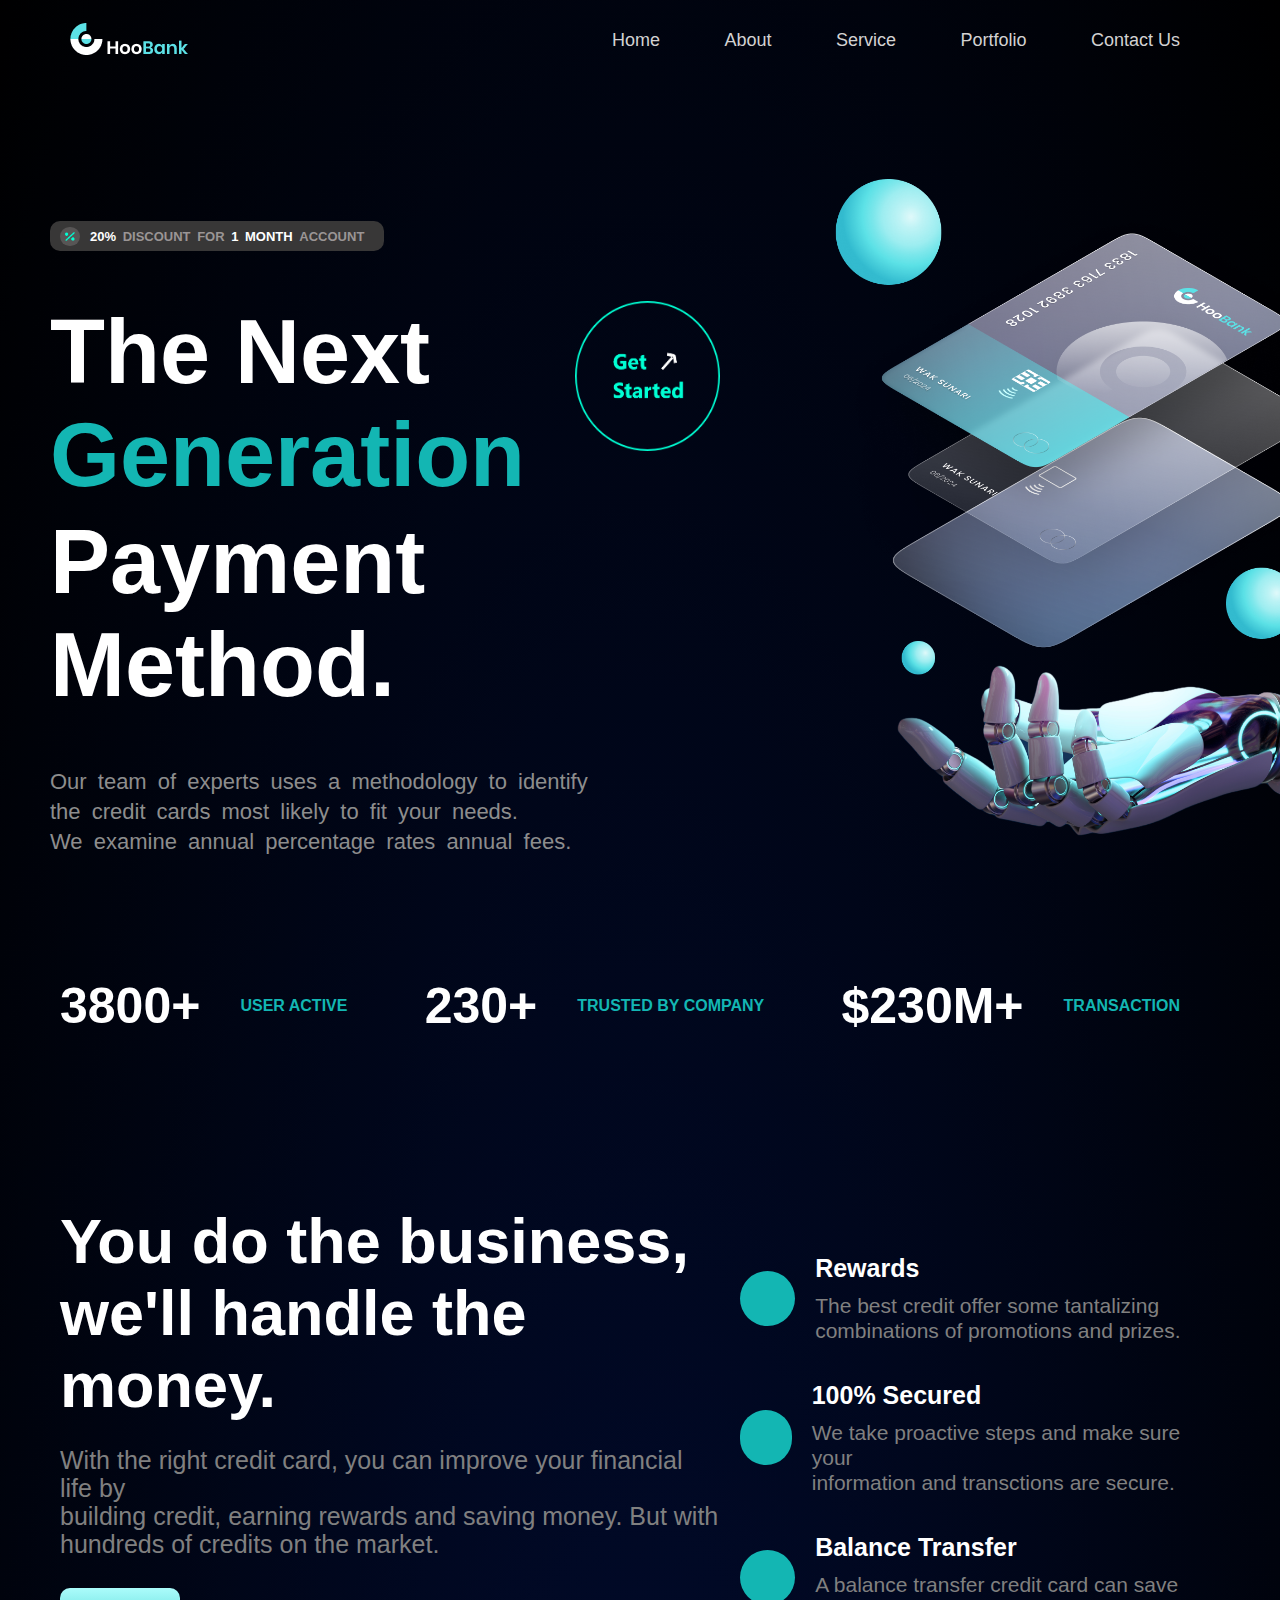
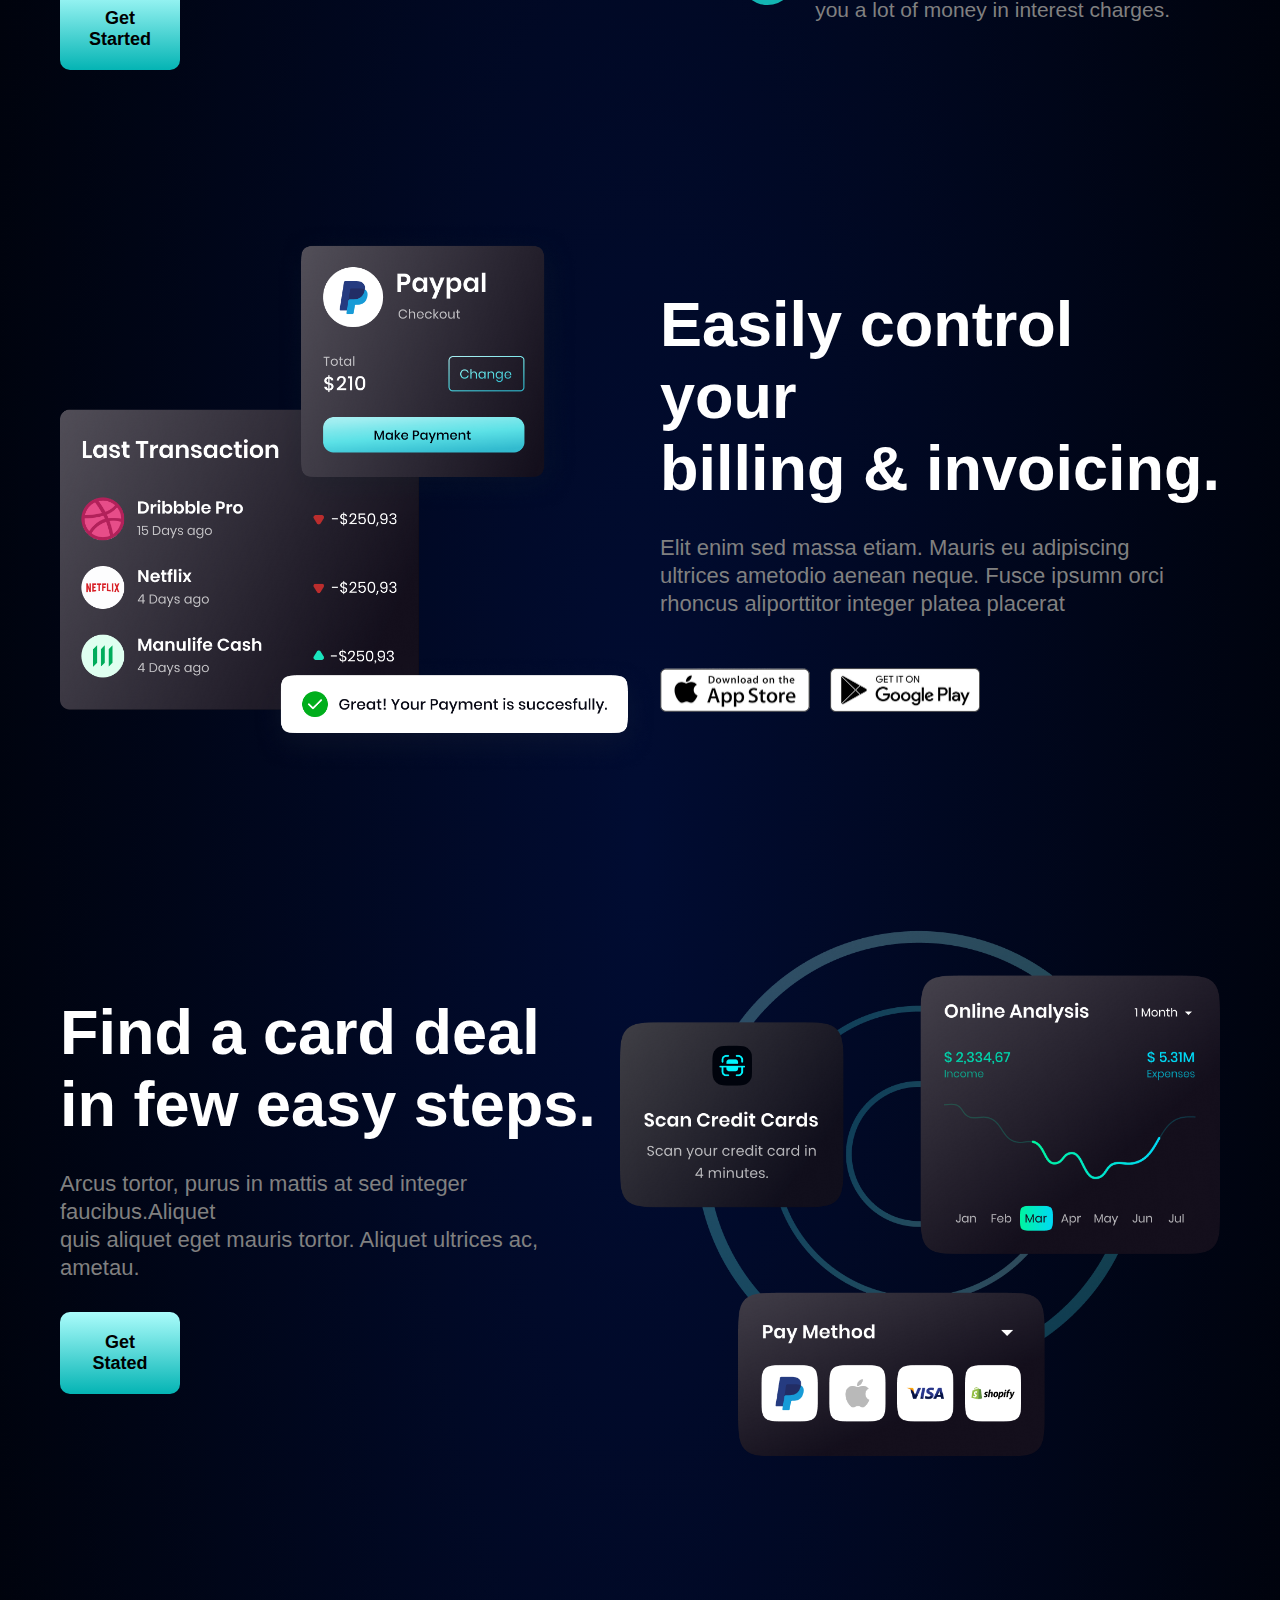
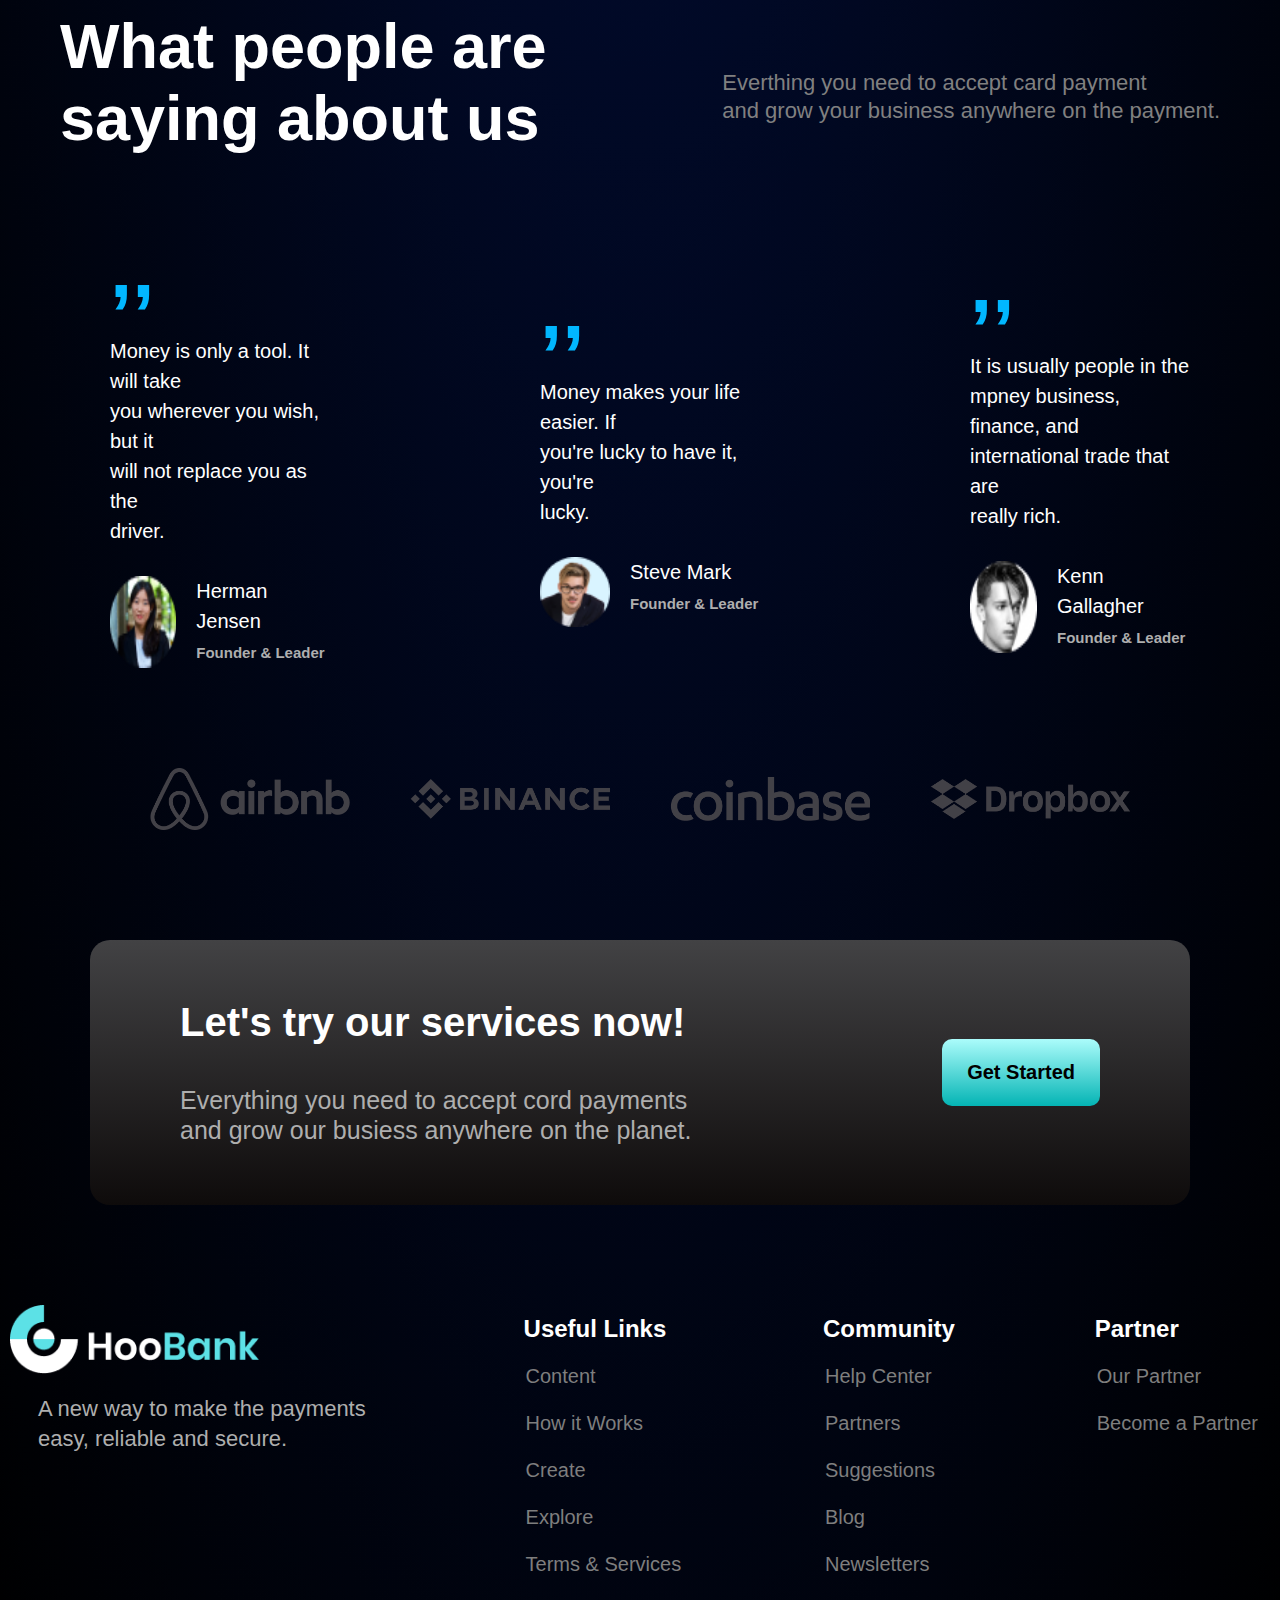
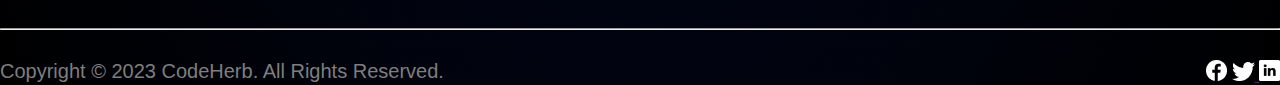
<file: index.html>
<!DOCTYPE html>
<html lang="en">
<head>
    <meta charset="UTF-8">
    <meta name="viewport" content="width=device-width, initial-scale=1.0">
    <link rel="stylesheet" type="text/css" href="CSS/style.css">
    <title>CodeHerb</title>
</head>
<body>
    <header>
        <div class="header">
          <div class="First-Logo">
            <img src="IMG/logo1.png" width="180px">
            <img src="IMG/logo2.png" width="180px">
           </div>

                <nav>
                    <ul>
                        <li><a href="#">Home</a></li>
                        <li><a href="#">About</a></li>
                        <li><a href="#">Service</a></li>
                        <li><a href="#">Portfolio</a></li>
                        <li><a href="#">Contact Us</a></li>
                    </ul>
                </nav>
    
        </div>

    </header>
    
    <main>
        <div class="main-sec">
            <div class="main-sec2">
                <div class="text-one">
                    <div class="img-one">
                        <img src="IMG/Group 1.png">
                    </div>
                    <p>20% <span> DISCOUNT FOR </span> 1  MONTH <span> ACCOUNT </span></p>
                </div>
                <div class="main-logo">
                    <h1>
                        The Next<br>
                        <span class="Gen"> Generation </span><br>
                    </h1>
                    
                    <img src="IMG/getStarted.png">
                    
                </div>
                
                <div class="text-two">
                    <h1> Payment Method.</h1>
                </div>
                
                <p id="text-three"> Our team of experts uses a methodology to identify <br>
                    the credit cards most likely to fit your needs. <br>
                    We examine annual percentage rates annual fees.</p>
                    
                </div>
                <div class="img-two">
                    <img src="IMG/Group 481777.png" alt="">
                </div>
                
            </div>

    </main>

    <section class="section-one">
        <div class="total-count">
            <div class="user-active">
                <h1>3800+</h1>
                <p>USER ACTIVE</p>
            </div>

            <div class="user-active">
                <h1>230+</h1>
                <p>TRUSTED BY COMPANY</p>
            </div>

            <div class="user-active">
                <h1>$230M+</h1>
                <p>TRANSACTION</p>
            </div>
        </div>


        <div class="aim">


            <div class="our-aim">
                <h1>You do the business, <br>we'll handle the money.</h1>
                <p>With the right credit card, you can improve your financial life by <br>
                   building credit, earning rewards and saving money. But with <br>
                   hundreds of credits on the market.</p>

                <a href="">Get Started</a>
            </div>


            <div class="our-offer">
                <div class="our-aim2">
                    <div class="first-icon">

                    </div>

                    <div class="Star-icon">
                        <h2>Rewards</h2>
                        <p>The best credit offer some tantalizing <br> combinations of promotions and prizes.</p>
                    </div>
                </div>

                <div class="our-aim2">
                    <div class="first-icon">

                    </div>

                    <div class="Star-icon">
                        <h2>100% Secured</h2>
                        <p>We take proactive steps and make sure your <br> information and transctions are secure.</p>
                    </div>
                </div>

                <div class="our-aim2">
                    <div class="first-icon">

                    </div>

                    <div class="Star-icon">
                        <h2>Balance Transfer</h2>
                        <p>A balance transfer credit card can save <br> you a lot of money in interest charges.</p>
                    </div>
                </div>
            </div>
        </div>


        <div class="section-two">

            <div class="body-img-one">
                <img src="IMG/imgOne.png" alt="">
            </div>

            <div class="aim-two">
                <div class="our-deal-two">

                    <h2>
                        Easily control your <br>
                        billing & invoicing.
                    </h2>

                    <p> Elit enim sed massa etiam. Mauris eu adipiscing <br>
                        ultrices ametodio aenean neque. Fusce ipsumn orci <br>
                        rhoncus aliporttitor integer platea placerat</p>
                </div>

                <div class="appstore-dload">
                    <img src="IMG/app-store.png" alt="">
                    <img src="IMG/play-store.png" alt="">
                </div>
                </div>
            </div>


            <div class="section-two">
                <div class="aim-two">
                    <div class="our-deal-two">
                        <h2>
                            Find a card deal <br>
                            in few easy steps.

                        </h2>
                        <p> Arcus tortor, purus in mattis at sed integer faucibus.Aliquet <br>
                            quis aliquet eget mauris tortor. Aliquet ultrices ac, ametau. </p>
                    </div>

                    <div class="our-aim">
                        <a href="">Get Stated</a>
                    </div>
                    </div>

                <div class="body-img-one">
                    <img src="IMG/imgtwo.png" alt="">
                </div>

                </div>



                <div class="section-two">
                    <div class="our-aim-four">
                        <div class="our-deal-two">
                            <h2>
                                What people are <br> saying about us <br>
 
    
                            </h2>
                             </div>
                        </div>

                        <p> Everthing you need to accept card payment <br>
                            and grow your business anywhere on the payment.</p>

                    </div>
                    
                   
                <!-- The testimony sec -->

                    <div class="testimonies">
                    <div class="testimonies-one">
                        <div class="textimonies-content">
                            <h2>,,</h2>

                            <p> Money is only a tool. It will take <br>
                                you wherever you wish, but it <br>
                                will not replace you as the <br>
                                driver.</p>
                       </div>

                    <div class="testifiers">
                        <img src="IMG/Image.png" alt="">
                        <p>Herman Jensen <br><span>Founder & Leader</span></p>
                    </div>
                    </div>

                    <div class="testimonies-one">
                        <div class="textimonies-content">
                            <h2>,,</h2>

                            <p> Money makes your life easier. If <br>
                                you're lucky to have it, you're <br> lucky. </p>
                        </div>

                    <div class="testifiers">
                        <img src="IMG/Image (1).png" alt="">
                        <p> Steve Mark <br><span> Founder & Leader </span></p>
                    </div>
                    </div>

                    <div class="testimonies-one">
                        <div class="textimonies-content">
                            <h2>,,</h2>

                            <p> It is usually people in the <br>
                                mpney business, finance, and <br> 
                                international trade that are <br>
                                really rich.</p>
                       </div>

                    <div class="testifiers">
                        <img src="IMG/Image (2).png" alt="">
                        <p> Kenn Gallagher <br><span>Founder & Leader</span></p>
                    </div>
                    </div>
                    </div>
    

        <!-- the last section -->
    </section>

    <div class="companies">
        <img src="IMG/Group 481734.png" alt="">

        <img src="IMG/Group 481735.png" alt="">

        <img src="IMG/Group 481736.png" alt="">

        <img src="IMG/Group 481737.png" alt="">

    </div>




    <div class="lets-try">

        <div class="container-lets-try">

        <h1> Let's try our services now!</h1>

        <p>Everything you need to accept cord payments <br>
        and grow our busiess anywhere on the planet. </p>
    </div>

    <div class="btn-started">
        <a href="">Get Started</a>

    </div>
    </div>
    


    <footer>

        <div class="footer-section">
            <div class="content">
                <img src="IMG/logo.png" alt="">
                <p> A new way to make the payments <br>
                easy, reliable and secure.</p>

            </div>


            <div class="content">
                <h2>Useful Links</h2>
                <ul>
                    <li><a href="">Content</a></li>
                    <li><a href="">How it Works</a></li>
                    <li><a href="">Create</a></li>
                    <li><a href="">Explore</a></li>
                    <li><a href="">Terms & Services</a></li>
                </ul>
            </div>


            <div class="content">
                <h2>Community</h2>
                <ul>
                    <li><a href="">Help Center</a></li>
                    <li><a href="">Partners</a></li>
                    <li><a href="">Suggestions</a></li>
                    <li><a href="">Blog</a></li>
                    <li><a href="">Newsletters</a></li>
                    
                </ul>
            </div>

            <div class="content">
                <h2>Partner</h2>
                <ul>
                    <li><a href="">Our Partner</a></li>
                    <li><a href="">Become a Partner</a></li>
                    
                </ul>

            </div>


        </div>

        <hr>

        <div class="final-footer-content">
            <p>Copyright &copy; 2023 CodeHerb. All Rights Reserved.</p>

            <div class="socials">
               <a href=""> <img src="IMG/Vector (1).png" alt=""></a>
               <a href=""> <img src="IMG/Group.png" alt=""> </a>
               <a href=""><img src="IMG/Vector (2).png" alt=""></a>  

            </div>
        </div>
    </footer>


</body>
</html>
</file>
<file: CSS/style.css>
*{
    margin: 0;
    padding: 0;
    width: auto;
    box-sizing: border-box;
    font-family: 'Gill Sans', 'Gill Sans MT', Calibri, 'Trebuchet MS', sans-serif;
}

body{
    font-family: 'poppings' sans-serif; 
    background: radial-gradient(rgb(1, 12, 50), rgba(0,0,0.5));
}


.header {
    width: 100%;
    height: auto;
    display: flex;
    align-items: center;
    justify-content: space-between;
}

.First-Logo{
    margin: 10px 70px;
}

nav {
    gap: 2rem;
    margin: 10px 70px;
    align-items: center;
    justify-content: space-between;
}

nav ul li {
    display: inline-block;
    padding: 20px 30px;
}

nav ul li a {
    color: rgb(211, 210, 210);
    text-decoration: none;
    font-size: 18px;
    font-weight: 400;
}

.main-sec{
    max-width: 100px;
    display: flex;
    align-items: center;
}

.main-sec2{
    width: auto;
    display: flex;
    align-items: start;
    flex-direction: column;
    margin: 140px 50px 50px 50px;
}

.text-one{
    width: auto;
    height: 30px;
    display: flex;
    align-items: center;
    background: rgba(56, 55, 55);
    padding: 10px;
    border-radius: 10px;
}

.text-one p{
    color: #fff;
    font-size: 13px;
    font-weight: 700;
    word-spacing: 3px;
    font-family: sans-serif;
    padding-right: 10px;
    padding-left: 10px;
}

.text-one img{
    width: 10px;
}

.img-one{
    background: rgb(87, 85, 85);
    border-radius: 50px;
    display: flex;
    align-items: center;
    justify-content: center;
    padding: 5px;
    /* margin-left: 1px; */
}

span{
    color: rgb(154, 149, 149);
}

.main-logo{
    width: auto;
    display: flex;
    padding-top: 50px;
}

.main-logo img{
    width: 150px;
    height: 150px;
    align-items: start;
    padding-right: 5px;
}

.main-logo h1{
    color: #fff;
    font-size: 90px;
    margin-right: 50px;
}

.Gen{
    color: #13b6b3;
}

.text-two{
    margin-top: 4px;
}

.text-two h1{
    color: #fff;
    font-size: 90px;
}

#text-three{
    margin-top: 50px;
    font-family: 'Segoe UI', Tahoma, Geneva, Verdana, sans-serif;
    font-weight: 500;
    font-size: 22px;
    line-height: 30px;
    word-spacing: 5px;
    color: rgb(141, 141, 141);
}

.img-two{
    margin-top: 80px;
}

.img-two img{
    width: 700px;
}

.section-one{
    padding: 50px 60px 50px 60px;
    width: auto;
}

.total-count{
    display: flex;
    justify-content: space-between;
    align-items: center;
}

.total-count h1{
    color: #fff;
    font-size: 50px;
}

.user-active{
    display: flex;
    align-items: center;
}

.user-active p{
    color: #13b6b3;
    padding: 40px;
    font-weight: 700;
}

.aim{
    display: flex;
    justify-content: space-between;
    align-items: center;
    margin-top: 150px;
}

.our-aim{
    display: flex;
    flex-direction: column;
}

.our-aim h1{
    color: #fff;
    font-size: 63px;
    margin-bottom: 25px;
}

.our-aim p{
    color: gray;
    font-weight: 500;
    font-size: 25px;
    line-height: 28px;
}

.our-aim a{
    color: #000;
    text-decoration: none;
    background: linear-gradient(rgb(171, 252, 251),rgb(4, 180, 180));
    padding: 20px 15px;
    text-align: center;
    width: 120px;
    font-size: 18px;
    font-weight: 600;
    border-radius: 10px;
    margin-top: 30px;
    cursor: pointer;
}

.our-aim2{
    display: flex;
    justify-content: left;
    align-items: center;
    padding: 19px;
    border-radius: 20px;
    transition: all 0.5s;
}

.our-aim2:hover {
    background: rgb( 82, 81, 81);
}

.first-icon{
    background: #13b6b3;
    width: 55px;
    height: 55px;
    border-radius: 100px;
}

.Star-icon{
    margin-left: 20px;
}

.Star-icon h2 {
    color: #fff;
    font-size: 25px;
    margin-bottom: 10px;
}

.Star-icon p{
    color: gray;
    line-height: 25px;
    font-size: 21px;
}

.body-img-one {
    display: block;
}

.body-img-one img{
    width: 600px;
}

.section-two{
    display: flex;
    justify-content: space-between;
    align-items: center;
    margin-top: 150px;
}

.section-two h2{
    color: #fff;
    font-size: 63px;
    margin-bottom: 30px;
}

.section-two p{
    color: grey;
    line-height: 28px;
    font-size: 22px;
}

.appstore-dload{
    display: flex;
    margin-top: 50px;
}

.appstore-dload img{
    width: 150px;
    margin-right: 20px;
    cursor: pointer;
}

.testimonies-one{
    width: 300px;
    height: auto;
    padding: 30px 30px;
    background: transparent;
    border-radius: 20px;
}

.testimonies-one:hover{
    background: linear-gradient(rgb(66, 66, 68), rgba(0,0,0.5));
}

.testimonies-one h2{
    color: rgb(1, 183, 255);
    font-size: 80px;
    margin-bottom: 20px;
    margin-left: 20px;
}

.testifiers{
    display: flex;
    margin-top: 30px;
}

.testimonies{
    display: flex;
    justify-content: space-between;
    align-items: center;
    margin-top: 10px;
}

.testimonies-one p{
    color: #fff;
    font-size: 20px;
    margin-left: 20px;
    line-height: 30px;
}

.testifiers img{
    margin-left: 20px;
    width: 70px;
}

.testifiers span{
    color: #aeaeae;
    font-size: 15px;
    font-weight: 700;
}

.companies{
    display: flex;
    justify-content: space-between;
    align-items: center;
    align-content: center;
    padding: 20px 150px;
}

.companies img{
    width: 200px;
}

.lets-try{
    display: flex;
    justify-content: space-between;
    align-items: center;
    background: linear-gradient(rgb(66, 66, 68), rgb(14, 11, 11));
    padding: 60px 90px;
    margin: 90px;
    border-radius: 20px;
}

.lets-try h1{
    color: #fff;
    font-size: 40px;
    font-weight: 800;
    margin-bottom: 40px;
}

.lets-try p{
    line-height: 30px;
    color: #aeaeae;
    font-size: 25px;
    font-weight: 500;
}

.btn-started{
    background: linear-gradient(rgb(171, 252, 251), rgb(4, 180, 180));
    padding: 22px 25px;
    border-radius: 10px;
}

.btn-started a{
    color: #000;
    text-decoration: none;
    font-size: 20px;
    font-weight: 700;
}

.footer-section{
    display: flex;
    justify-content: space-between;
}

.footer-section p{
    color: #aeaeae;
    padding: 20px 28px;
    line-height: 30px;
    font-size: 22px;
    font-weight: 500;
}

.content{
    display: flex;
    flex-direction: column;
    padding: 10px;
}

.content img{
    width: 250px;
}

.content ul li{
    padding: 12px;
    list-style: none;
}

.content ul li a{
    text-decoration: none;
    color: #7e7e7e;
    font-size: 20px;
}

.content h2{
    color: #fff;
    font-weight: 600;
    padding: 10px 10px;
}

hr{
    color: rgb(59, 59, 59);
    margin-top: 30px;
    margin-bottom: 30px;
}

.final-footer-content{
    display: flex;
    justify-content: space-between;
}

.final-footer-content p{
    color: #7e7e7e;
    font-size: 20px;
    font-weight: 500;
}

.social ul li{
    display: inline-block;
    list-style: none;
}

.social img{
    padding: 15px;
}
</file>
